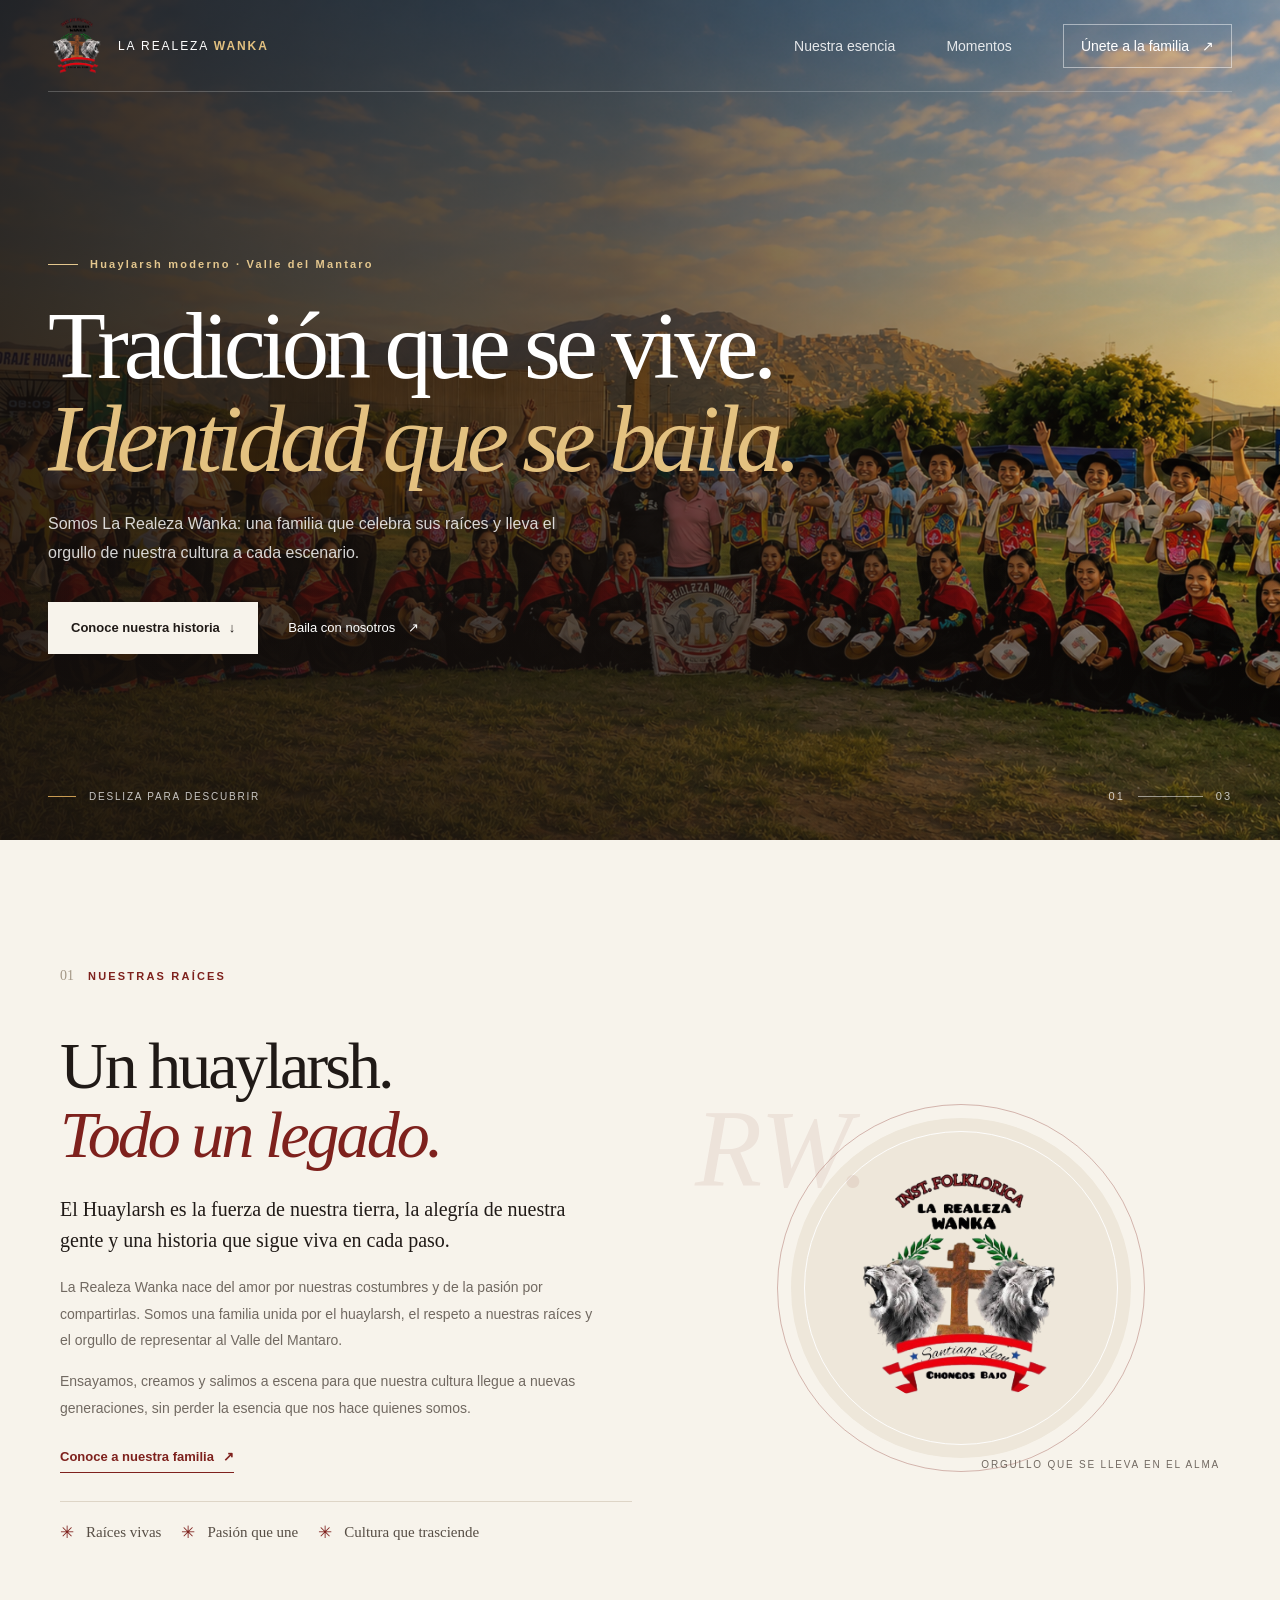
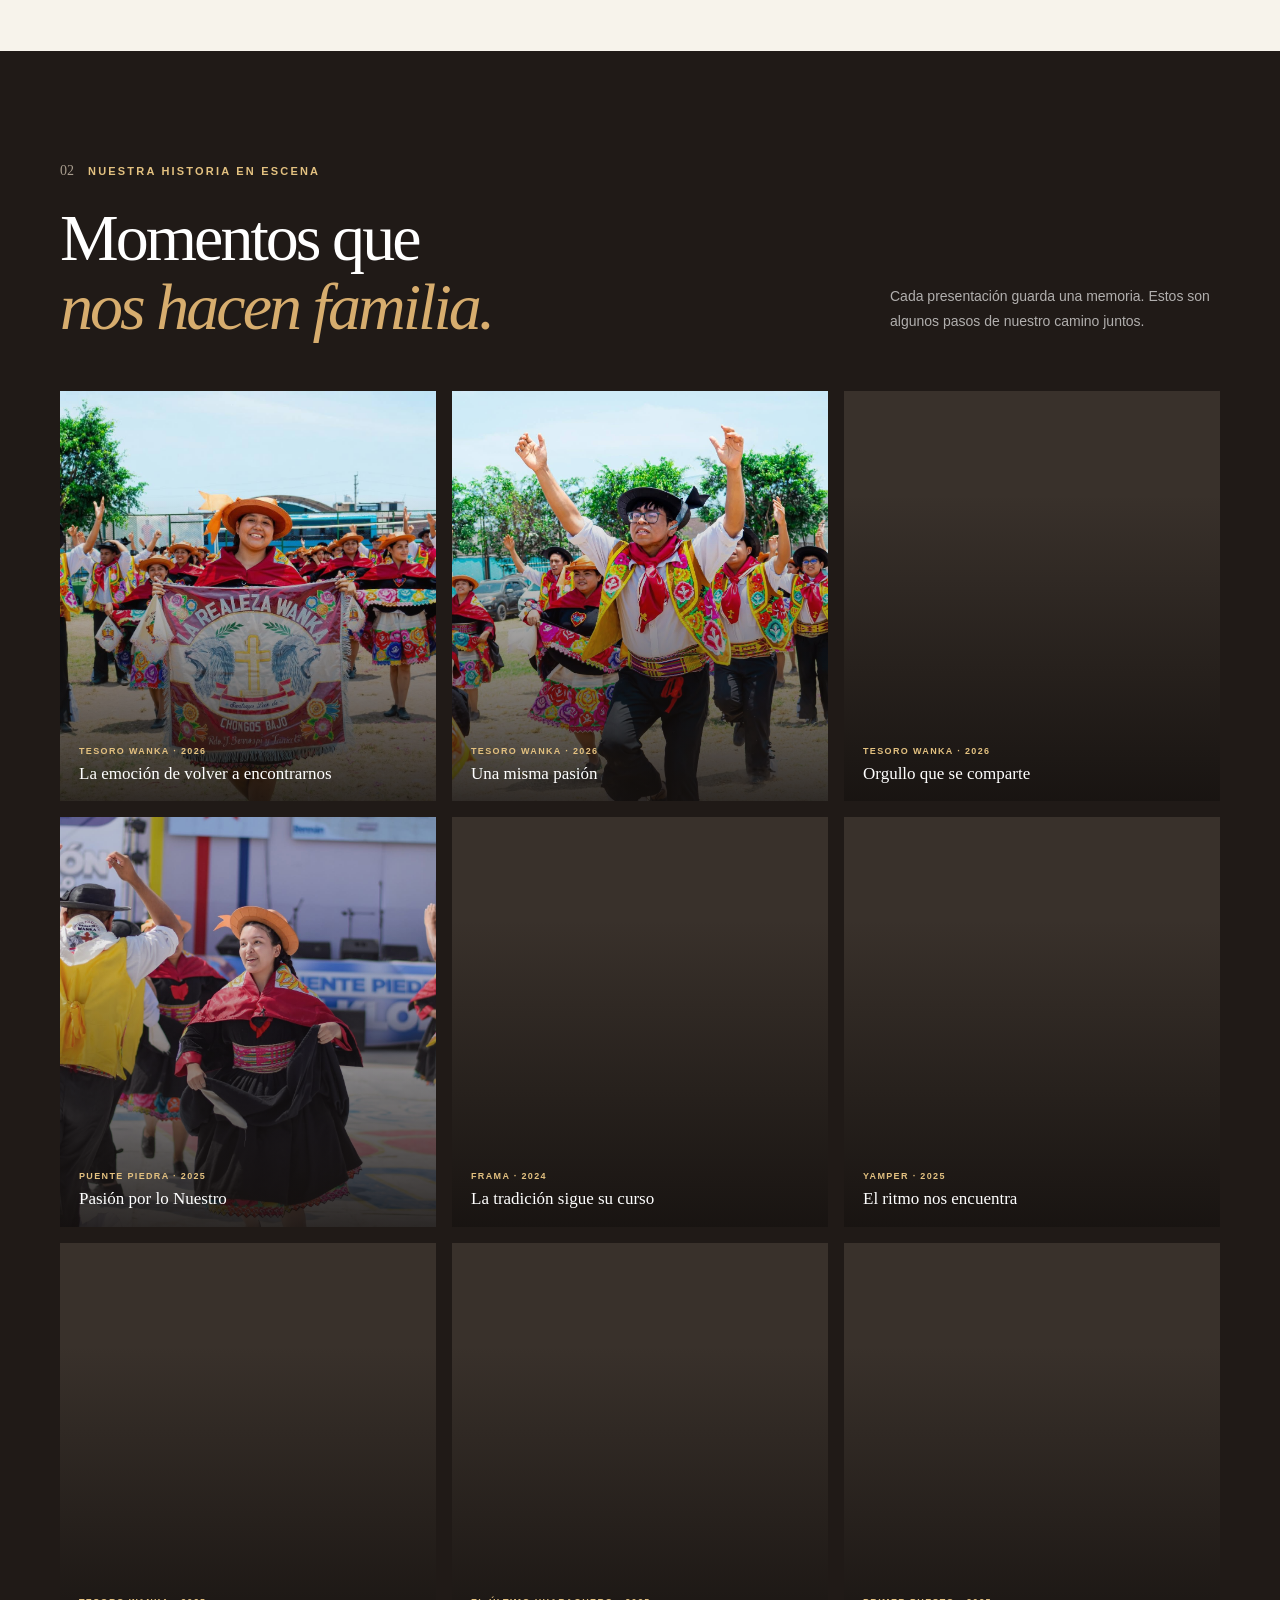
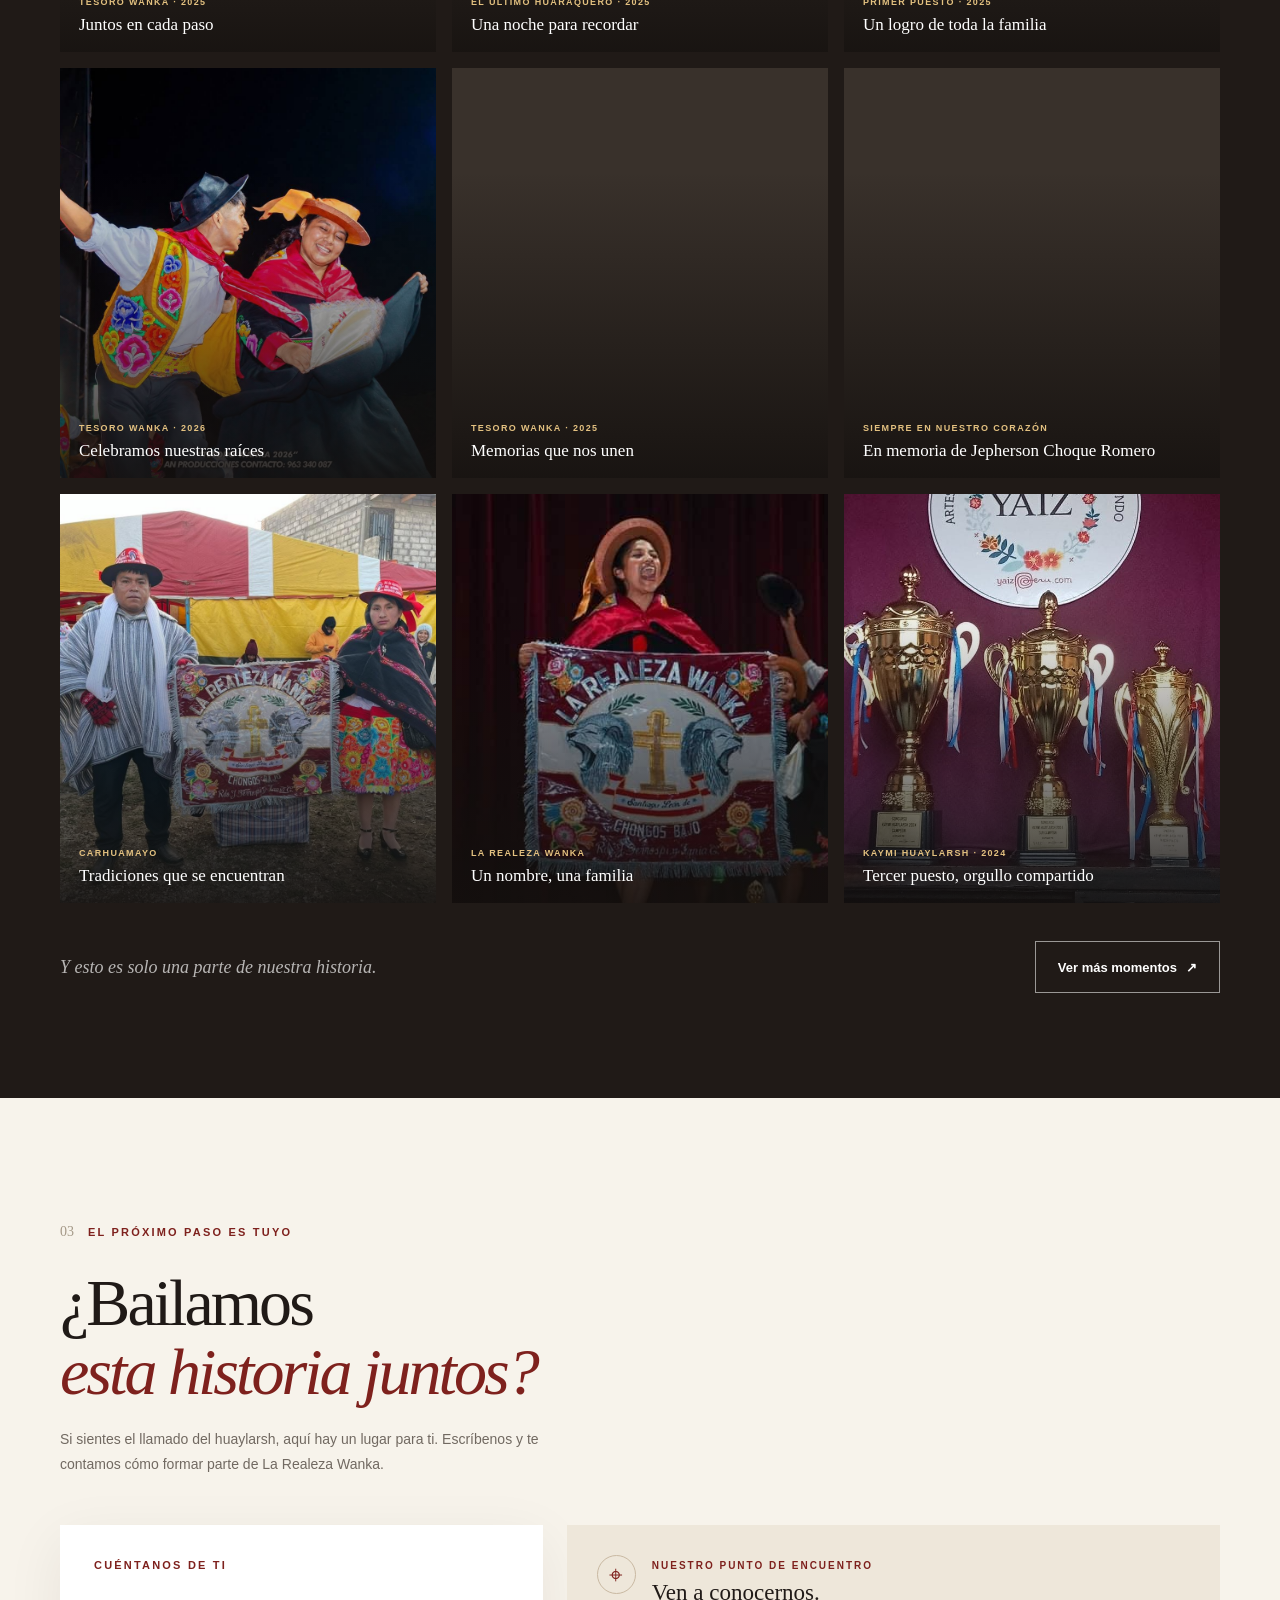
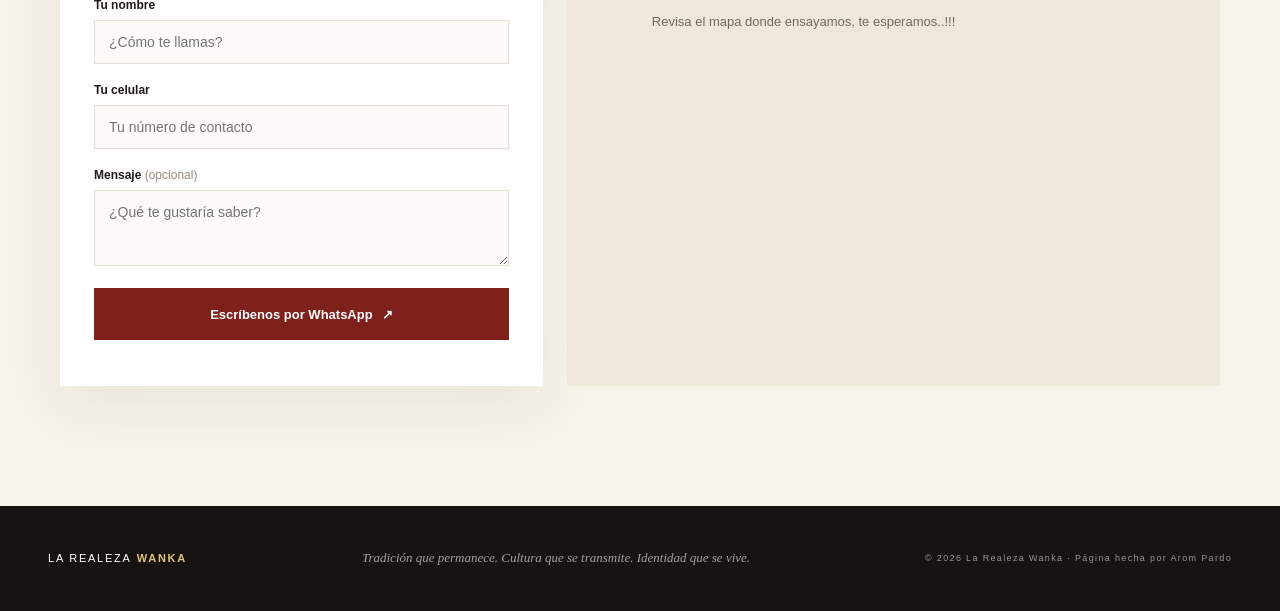
<file: index.html>
<!DOCTYPE html>
<html lang="es">
<head>
    <meta charset="UTF-8">
    <meta name="viewport" content="width=device-width, initial-scale=1.0">
    <meta name="theme-color" content="#201a17">
    <meta name="description" content="La Realeza Wanka celebra y comparte el Huaylarsh Moderno y la identidad del Valle del Mantaro. Conoce nuestra historia y acompáñanos.">
    <title>La Realeza Wanka | Tradición que se vive</title>
    <link rel="icon" type="image/png" href="./imagenes/logo-acercade.png">
    <link rel="stylesheet" href="./css/style.css">
    <script src="./js/script.js" defer></script>
</head>
<body>
    <header class="hero" id="inicio">
        <nav class="site-nav" aria-label="Navegación principal">
            <a class="brand" href="#inicio" aria-label="La Realeza Wanka, inicio">
                <img src="./imagenes/logo-acercade.png" alt="" width="58" height="58">
                <span>LA REALEZA <strong>WANKA</strong></span>
            </a>
            <button class="menu-toggle" type="button" aria-label="Abrir menú" aria-expanded="false" aria-controls="nav-links">
                <span></span><span></span>
            </button>
            <div class="nav-links" id="nav-links">
                <a href="#acercade">Nuestra esencia</a>
                <a href="#galeria">Momentos</a>
                <a class="nav-cta" href="#contacto">Únete a la familia <span aria-hidden="true">↗</span></a>
            </div>
        </nav>

        <div class="hero-content">
            <p class="eyebrow"><span></span> Huaylarsh moderno · Valle del Mantaro</p>
            <h1>Tradición que se vive.<br><em>Identidad que se baila.</em></h1>
            <p class="hero-description">Somos La Realeza Wanka: una familia que celebra sus raíces y lleva el orgullo de nuestra cultura a cada escenario.</p>
            <div class="hero-actions">
                <a class="button button-light" href="#galeria">Conoce nuestra historia <span aria-hidden="true">↓</span></a>
                <a class="text-link" href="#contacto">Baila con nosotros <span aria-hidden="true">↗</span></a>
            </div>
        </div>
        <a class="scroll-cue" href="#acercade"><span></span> DESLIZA PARA DESCUBRIR</a>
        <div class="hero-index" aria-hidden="true">01 <span></span> 03</div>
    </header>

    <main>
        <section class="intro-section section-wrap" id="acercade">
            <div class="section-kicker reveal"><span>01</span> NUESTRAS RAÍCES</div>
            <div class="intro-layout">
                <div class="intro-copy reveal">
                    <h2 class="section-title">Un huaylarsh.<br><em>Todo un legado.</em></h2>
                    <p class="intro-lead">El Huaylarsh es la fuerza de nuestra tierra, la alegría de nuestra gente y una historia que sigue viva en cada paso.</p>
                    <p>La Realeza Wanka nace del amor por nuestras costumbres y de la pasión por compartirlas. Somos una familia unida por el huaylarsh, el respeto a nuestras raíces y el orgullo de representar al Valle del Mantaro.</p>
                    <p>Ensayamos, creamos y salimos a escena para que nuestra cultura llegue a nuevas generaciones, sin perder la esencia que nos hace quienes somos.</p>
                    <a class="underlined-link" href="#contacto">Conoce a nuestra familia <span aria-hidden="true">↗</span></a>
                    <div class="values-row reveal">
                        <div><span class="value-mark">✳</span><span>Raíces vivas</span></div>
                        <div><span class="value-mark">✳</span><span>Pasión que une</span></div>
                        <div><span class="value-mark">✳</span><span>Cultura que trasciende</span></div>
                    </div>
                </div>
                <div class="intro-art reveal">
                    <div class="art-frame">
                        <img src="./imagenes/logo-acercade.png" alt="Emblema de la agrupación La Realeza Wanka" loading="lazy" decoding="async">
                    </div>
                    <span class="art-caption">ORGULLO QUE SE LLEVA EN EL ALMA</span>
                    <span class="art-number" aria-hidden="true">RW.</span>
                </div>
            </div>
        </section>

        <section class="gallery-section" id="galeria">
            <div class="section-wrap">
                <div class="gallery-heading">
                    <div class="reveal">
                        <div class="section-kicker section-kicker-light"><span>02</span> NUESTRA HISTORIA EN ESCENA</div>
                        <h2 class="section-title section-title-light">Momentos que<br><em>nos hacen familia.</em></h2>
                    </div>
                    <p class="gallery-intro reveal">Cada presentación guarda una memoria. Estos son algunos pasos de nuestro camino juntos.</p>
                </div>

                <div class="gallery-grid">
                    <figure class="gallery-card reveal">
                        <img src="./imagenes/foto1.jpg" alt="La agrupación en Tesoro Wanka 2026" loading="lazy" decoding="async">
                        <figcaption><span>TESORO WANKA · 2026</span><strong>La emoción de volver a encontrarnos</strong></figcaption>
                    </figure>
                    <figure class="gallery-card reveal">
                        <img src="./imagenes/foto2.jpg" alt="Presentación de Huaylarsh en Tesoro Wanka 2026" loading="lazy" decoding="async">
                        <figcaption><span>TESORO WANKA · 2026</span><strong>Una misma pasión</strong></figcaption>
                    </figure>
                    <figure class="gallery-card reveal">
                        <img src="./imagenes/foto3.jpg" alt="Integrantes de La Realeza Wanka en escena" loading="lazy" decoding="async">
                        <figcaption><span>TESORO WANKA · 2026</span><strong>Orgullo que se comparte</strong></figcaption>
                    </figure>
                    <figure class="gallery-card reveal">
                        <img src="./imagenes/foto4.jpg" alt="Concurso Pasión por lo Nuestro en Puente Piedra" loading="lazy" decoding="async">
                        <figcaption><span>PUENTE PIEDRA · 2025</span><strong>Pasión por lo Nuestro</strong></figcaption>
                    </figure>
                    <figure class="gallery-card reveal">
                        <img src="./imagenes/foto5.jpg" alt="Presentación de la agrupación en Frama 2024" loading="lazy" decoding="async">
                        <figcaption><span>FRAMA · 2024</span><strong>La tradición sigue su curso</strong></figcaption>
                    </figure>
                    <figure class="gallery-card reveal">
                        <img src="./imagenes/foto6.jpg" alt="La Realeza Wanka en Yamper 2025" loading="lazy" decoding="async">
                        <figcaption><span>YAMPER · 2025</span><strong>El ritmo nos encuentra</strong></figcaption>
                    </figure>
                    <figure class="gallery-card reveal">
                        <img src="./imagenes/foto7.jpg" alt="Encuentro de la agrupación en Tesoro Wanka 2025" loading="lazy" decoding="async">
                        <figcaption><span>TESORO WANKA · 2025</span><strong>Juntos en cada paso</strong></figcaption>
                    </figure>
                    <figure class="gallery-card reveal">
                        <img src="./imagenes/foto8.jpg" alt="Concurso El Último Huaraquero 2025" loading="lazy" decoding="async">
                        <figcaption><span>EL ÚLTIMO HUARAQUERO · 2025</span><strong>Una noche para recordar</strong></figcaption>
                    </figure>
                    <figure class="gallery-card reveal">
                        <img src="./imagenes/foto9.jpg" alt="Celebración del primer puesto en El Último Huaraquero 2025" loading="lazy" decoding="async">
                        <figcaption><span>PRIMER PUESTO · 2025</span><strong>Un logro de toda la familia</strong></figcaption>
                    </figure>
                    <figure class="gallery-card reveal">
                        <img src="./imagenes/foto10.jpg" alt="Presentación en Tesoro Wanka 2026" loading="lazy" decoding="async">
                        <figcaption><span>TESORO WANKA · 2026</span><strong>Celebramos nuestras raíces</strong></figcaption>
                    </figure>
                    <figure class="gallery-card reveal">
                        <img src="./imagenes/foto11.jpg" alt="La agrupación en Tesoro Wanka 2025" loading="lazy" decoding="async">
                        <figcaption><span>TESORO WANKA · 2025</span><strong>Memorias que nos unen</strong></figcaption>
                    </figure>
                    <figure class="gallery-card reveal">
                        <img src="./imagenes/foto12.jpg" alt="Homenaje a nuestro hermano Jepherson Choque Romero" loading="lazy" decoding="async">
                        <figcaption><span>SIEMPRE EN NUESTRO CORAZÓN</span><strong>En memoria de Jepherson Choque Romero</strong></figcaption>
                    </figure>
                    <figure class="gallery-card reveal">
                        <img src="./imagenes/foto13.jpg" alt="Encuentro con los padrinos de Carhuamayo" loading="lazy" decoding="async">
                        <figcaption><span>CARHUAMAYO</span><strong>Tradiciones que se encuentran</strong></figcaption>
                    </figure>
                    <figure class="gallery-card reveal">
                        <img src="./imagenes/foto14.jpg" alt="Banderola de La Realeza Wanka" loading="lazy" decoding="async">
                        <figcaption><span>LA REALEZA WANKA</span><strong>Un nombre, una familia</strong></figcaption>
                    </figure>
                    <figure class="gallery-card reveal">
                        <img src="./imagenes/foto15.jpg" alt="Tercer puesto en Kaymi Huaylarsh 2024" loading="lazy" decoding="async">
                        <figcaption><span>KAYMI HUAYLARSH · 2024</span><strong>Tercer puesto, orgullo compartido</strong></figcaption>
                    </figure>
                </div>
                <div class="gallery-footer reveal">
                    <p>Y esto es solo una parte de nuestra historia.</p>
                    <a class="button button-outline" href="https://drive.google.com/drive/folders/1OzgX-o_WOzMhd_b3kjKVK3kXegK15ReS?usp=sharing" target="_blank" rel="noopener noreferrer">Ver más momentos <span aria-hidden="true">↗</span></a>
                </div>
            </div>
        </section>

        <section class="contact-section section-wrap" id="contacto">
            <div class="contact-heading reveal">
                <div class="section-kicker"><span>03</span> EL PRÓXIMO PASO ES TUYO</div>
                <h2 class="section-title">¿Bailamos<br><em>esta historia juntos?</em></h2>
                <p>Si sientes el llamado del huaylarsh, aquí hay un lugar para ti. Escríbenos y te contamos cómo formar parte de La Realeza Wanka.</p>
            </div>
            <div class="contact-layout">
                <form class="contact-card reveal" id="formContacto">
                    <p class="form-eyebrow">CUÉNTANOS DE TI</p>
                    <label for="nombre">Tu nombre</label>
                    <input type="text" id="nombre" name="nombre" placeholder="¿Cómo te llamas?" autocomplete="name" required>
                    <label for="celular">Tu celular</label>
                    <input type="tel" id="celular" name="celular" placeholder="Tu número de contacto" autocomplete="tel" required>
                    <label for="mensaje">Mensaje <span>(opcional)</span></label>
                    <textarea id="mensaje" name="mensaje" placeholder="¿Qué te gustaría saber?" rows="3"></textarea>
                    <button class="button button-dark" type="submit">Escríbenos por WhatsApp <span aria-hidden="true">↗</span></button>
                </form>
                <div class="map-card reveal">
                    <div class="map-copy">
                        <span class="map-pin" aria-hidden="true">⌖</span>
                        <div><span class="form-eyebrow">NUESTRO PUNTO DE ENCUENTRO</span><h3>Ven a conocernos.</h3><p>Revisa el mapa donde ensayamos, te esperamos..!!!</p></div>
                    </div>
                    <iframe title="Mapa de ubicación para los ensayos de La Realeza Wanka" src="https://www.google.com/maps/embed?pb=!1m18!1m12!1m3!1d3903.70394180817!2d-77.04803387405276!3d-11.925679939659853!2m3!1f0!2f0!3f0!3m2!1i1024!2i768!4f13.1!3m3!1m2!1s0x9105d0489eaea087%3A0xa12d63b10d369171!2s3XF4%2BJ2J%2C%20Comas%2015313!5e0!3m2!1ses!2spe!4v1788563130998!5m2!1ses!2spe" allowfullscreen loading="lazy" referrerpolicy="strict-origin-when-cross-origin"></iframe>
                </div>
            </div>
        </section>
    </main>

    <footer class="site-footer">
        <a class="footer-brand" href="#inicio">LA REALEZA <strong>WANKA</strong></a>
        <p>Tradición que permanece. Cultura que se transmite. Identidad que se vive.</p>
        <span>© 2026 La Realeza Wanka · Página hecha por Arom Pardo</span>
    </footer>
</body>
</html>
</file>
<file: css/style.css>
:root {
    color-scheme: light;
    --ink: #201a17;
    --paper: #f7f3eb;
    --paper-deep: #eee7da;
    --red: #7e211d;
    --red-dark: #501714;
    --gold: #c99b52;
    --muted: #716961;
    --serif: "Iowan Old Style", "Palatino Linotype", "Book Antiqua", Georgia, serif;
    --sans: "Avenir Next", Avenir, "Segoe UI", sans-serif;
}

* {
    box-sizing: border-box;
}

html {
    scroll-behavior: smooth;
    scroll-padding-top: 84px;
}

body {
    margin: 0;
    background: var(--paper);
    color: var(--ink);
    font-family: var(--sans);
    -webkit-font-smoothing: antialiased;
}

body, button, input, textarea {
    font-family: var(--sans);
}

::selection {
    color: white;
    background: var(--red);
}

a {
    color: inherit;
}

.hero {
    position: relative;
    display: flex;
    min-height: min(840px, 100svh);
    flex-direction: column;
    overflow: hidden;
    isolation: isolate;
    color: white;
    background: #312a24 url("../imagenes/fondo-header.png") center 48% / cover no-repeat;
}

.hero::before,
.hero::after {
    position: absolute;
    z-index: -1;
    inset: 0;
    content: "";
}

.hero::before {
    background: linear-gradient(90deg, rgba(20, 15, 13, .86) 0%, rgba(24, 18, 15, .66) 48%, rgba(25, 20, 17, .16) 100%);
}

.hero::after {
    background: linear-gradient(0deg, rgba(22, 16, 13, .5), transparent 35%);
}

.site-nav {
    position: relative;
    z-index: 3;
    display: flex;
    width: min(1320px, calc(100% - 96px));
    min-height: 92px;
    align-items: center;
    justify-content: space-between;
    margin: 0 auto;
    border-bottom: 1px solid rgba(255, 255, 255, .22);
}

.brand,
.footer-brand {
    display: inline-flex;
    align-items: center;
    gap: 12px;
    color: white;
    font-size: 12px;
    font-weight: 500;
    letter-spacing: .16em;
    text-decoration: none;
}

.brand img {
    width: 58px;
    height: 58px;
    object-fit: contain;
}

.brand strong,
.footer-brand strong {
    color: #e3c180;
    font-weight: 700;
}

.nav-links {
    display: flex;
    align-items: center;
    gap: clamp(24px, 4vw, 58px);
}

.nav-links a {
    color: rgba(255, 255, 255, .86);
    font-size: 14px;
    text-decoration: none;
    transition: color .25s ease;
}

.nav-links a:hover,
.nav-links a:focus-visible {
    color: #e3c180;
}

.nav-links .nav-cta {
    padding: 13px 17px;
    border: 1px solid rgba(255, 255, 255, .48);
    color: white;
    transition: background .25s ease, color .25s ease, border-color .25s ease;
}

.nav-links .nav-cta:hover,
.nav-links .nav-cta:focus-visible {
    border-color: white;
    background: white;
    color: var(--ink);
}

.nav-cta span,
.button span,
.text-link span,
.underlined-link span {
    display: inline-block;
    margin-left: 9px;
    transition: transform .25s ease;
}

.nav-cta:hover span,
.button:hover span,
.text-link:hover span,
.underlined-link:hover span {
    transform: translate(3px, -2px);
}

.menu-toggle {
    display: none;
}

.hero-content {
    width: min(1320px, calc(100% - 96px));
    margin: auto;
    padding: 105px 0 125px;
    animation: hero-arrive .9s cubic-bezier(.2, .7, .2, 1) both;
}

.eyebrow,
.section-kicker,
.form-eyebrow {
    margin: 0;
    font-size: 11px;
    font-weight: 700;
    letter-spacing: .2em;
}

.eyebrow {
    display: flex;
    align-items: center;
    gap: 12px;
    color: #e4c78e;
}

.eyebrow span {
    width: 30px;
    height: 1px;
    background: #e4c78e;
}

.hero h1 {
    max-width: 860px;
    margin: 30px 0 24px;
    font-family: var(--serif);
    font-size: clamp(54px, 7.4vw, 102px);
    font-weight: 400;
    letter-spacing: -.055em;
    line-height: .98;
}

.hero h1 em,
.section-title em {
    color: #e3c180;
    font-weight: 400;
}

.hero-description {
    max-width: 520px;
    margin: 0;
    color: rgba(255, 255, 255, .82);
    font-size: 16px;
    line-height: 1.8;
}

.hero-actions {
    display: flex;
    align-items: center;
    gap: 30px;
    margin-top: 34px;
}

.button {
    display: inline-flex;
    min-height: 52px;
    align-items: center;
    justify-content: center;
    padding: 0 22px;
    border: 1px solid transparent;
    font-size: 13px;
    font-weight: 650;
    text-decoration: none;
    transition: transform .25s ease, background .25s ease, color .25s ease, border-color .25s ease;
}

.button:hover {
    transform: translateY(-2px);
}

.button-light {
    background: var(--paper);
    color: var(--ink);
}

.button-light:hover {
    background: white;
}

.text-link {
    color: white;
    font-size: 13px;
    text-decoration: none;
}

.scroll-cue {
    position: absolute;
    bottom: 38px;
    left: max(48px, calc((100% - 1320px) / 2));
    display: inline-flex;
    align-items: center;
    gap: 13px;
    color: rgba(255, 255, 255, .75);
    font-size: 10px;
    letter-spacing: .18em;
    text-decoration: none;
}

.scroll-cue span {
    width: 28px;
    height: 1px;
    background: var(--gold);
}

.hero-index {
    position: absolute;
    right: max(48px, calc((100% - 1320px) / 2));
    bottom: 38px;
    display: flex;
    align-items: center;
    gap: 13px;
    color: rgba(255, 255, 255, .72);
    font-size: 11px;
    letter-spacing: .18em;
}

.hero-index span {
    width: 65px;
    height: 1px;
    background: rgba(255, 255, 255, .5);
}

.section-wrap {
    width: min(1160px, calc(100% - 96px));
    margin: 0 auto;
}

.intro-section {
    padding-top: 128px;
    padding-bottom: 108px;
}

.section-kicker {
    display: flex;
    align-items: center;
    gap: 14px;
    color: var(--red);
}

.section-kicker span {
    color: #a49887;
    font-family: var(--serif);
    font-size: 14px;
    font-weight: 400;
    letter-spacing: 0;
}

.intro-layout {
    display: grid;
    grid-template-columns: 1.05fr .95fr;
    align-items: center;
    gap: 6%;
    margin-top: 48px;
}

.section-title {
    margin: 0;
    font-family: var(--serif);
    font-size: clamp(42px, 5.2vw, 66px);
    font-weight: 400;
    letter-spacing: -.045em;
    line-height: 1.04;
}

.section-title em {
    color: var(--red);
}

.intro-copy > p:not(.intro-lead) {
    max-width: 535px;
    color: var(--muted);
    font-size: 14px;
    line-height: 1.9;
}

.intro-lead {
    max-width: 510px;
    margin: 25px 0 18px;
    color: var(--ink);
    font-family: var(--serif);
    font-size: 20px;
    line-height: 1.55;
}

.underlined-link {
    display: inline-flex;
    align-items: center;
    margin-top: 14px;
    padding-bottom: 8px;
    border-bottom: 1px solid var(--red);
    color: var(--red);
    font-size: 13px;
    font-weight: 650;
    text-decoration: none;
}

.intro-art {
    position: relative;
    display: grid;
    min-height: 420px;
    place-items: center;
}

.art-frame {
    position: relative;
    display: grid;
    width: min(340px, 82%);
    aspect-ratio: 1;
    place-items: center;
    border-radius: 50%;
    background: var(--paper-deep);
}

.art-frame::before,
.art-frame::after {
    position: absolute;
    border: 1px solid rgba(126, 33, 29, .3);
    border-radius: 50%;
    content: "";
}

.art-frame::before {
    inset: -14px;
}

.art-frame::after {
    inset: 13px;
    border-color: rgba(255, 255, 255, .9);
}

.art-frame img {
    width: 70%;
    height: 70%;
    border-radius: 50%;
    object-fit: contain;
}

.art-caption {
    position: absolute;
    right: 0;
    bottom: 28px;
    color: var(--muted);
    font-size: 10px;
    letter-spacing: .18em;
}

.art-number {
    position: absolute;
    top: 8px;
    left: -7px;
    color: rgba(126, 33, 29, .08);
    font-family: var(--serif);
    font-size: 110px;
    font-style: italic;
}

.values-row {
    display: flex;
    flex-wrap: wrap;
    justify-content: flex-start;
    gap: 12px 20px;
    margin-top: 28px;
    padding-top: 20px;
    border-top: 1px solid #ded5c7;
}

.values-row div {
    display: flex;
    align-items: center;
    gap: 12px;
    color: #574e45;
    font-family: var(--serif);
    font-size: 15px;
}

.value-mark {
    color: var(--red);
    font-family: var(--sans);
    font-size: 17px;
}

.gallery-section {
    padding: 112px 0 105px;
    background: var(--ink);
    color: white;
}

.gallery-heading {
    display: flex;
    align-items: end;
    justify-content: space-between;
    gap: 35px;
    margin-bottom: 50px;
}

.section-kicker-light {
    margin-bottom: 25px;
    color: #e3c180;
}

.section-kicker-light span {
    color: #a89d8e;
}

.section-title-light em {
    color: #d7ad6e;
}

.gallery-intro {
    max-width: 330px;
    margin: 0 0 7px;
    color: rgba(255, 255, 255, .65);
    font-size: 14px;
    line-height: 1.8;
}

.gallery-grid {
    display: grid;
    grid-template-columns: repeat(3, minmax(0, 1fr));
    grid-auto-rows: clamp(340px, 32vw, 410px);
    gap: 16px;
}

.gallery-card {
    position: relative;
    min-width: 0;
    margin: 0;
    overflow: hidden;
    background: #39312b;
}

.gallery-card img {
    width: 100%;
    height: 100%;
    object-fit: cover;
    object-position: center 28%;
    transition: transform .75s cubic-bezier(.2, .65, .25, 1), filter .5s ease;
}

.gallery-card::after {
    position: absolute;
    inset: 25% 0 0;
    background: linear-gradient(0deg, rgba(20, 16, 14, .88), transparent);
    content: "";
    pointer-events: none;
}

.gallery-card figcaption {
    position: absolute;
    z-index: 1;
    right: 19px;
    bottom: 17px;
    left: 19px;
}

.gallery-card figcaption span {
    display: block;
    margin-bottom: 7px;
    color: #e3c180;
    font-size: 9px;
    font-weight: 700;
    letter-spacing: .15em;
}

.gallery-card figcaption strong {
    display: block;
    color: white;
    font-family: var(--serif);
    font-size: 17px;
    font-weight: 400;
    line-height: 1.25;
}

.gallery-card:hover img {
    transform: scale(1.055);
    filter: saturate(1.12);
}

.gallery-footer {
    display: flex;
    align-items: center;
    justify-content: space-between;
    gap: 25px;
    margin-top: 38px;
}

.gallery-footer p {
    margin: 0;
    color: rgba(255, 255, 255, .68);
    font-family: var(--serif);
    font-size: 18px;
    font-style: italic;
}

.button-outline {
    border-color: rgba(255, 255, 255, .55);
    color: white;
}

.button-outline:hover {
    background: white;
    color: var(--ink);
}

.contact-section {
    padding-top: 126px;
    padding-bottom: 120px;
}

.contact-heading {
    max-width: 730px;
    margin-bottom: 48px;
}

.contact-heading .section-title {
    margin-top: 29px;
}

.contact-heading > p {
    max-width: 540px;
    margin: 20px 0 0;
    color: var(--muted);
    font-size: 14px;
    line-height: 1.8;
}

.contact-layout {
    display: grid;
    grid-template-columns: .85fr 1.15fr;
    gap: 24px;
}

.contact-card {
    display: flex;
    flex-direction: column;
    padding: 34px;
    background: white;
    box-shadow: 0 16px 55px rgba(48, 34, 20, .07);
}

.contact-card .form-eyebrow {
    margin-bottom: 27px;
    color: var(--red);
}

.contact-card label {
    margin: 0 0 8px;
    font-size: 12px;
    font-weight: 650;
}

.contact-card label span {
    color: #948a80;
    font-weight: 400;
}

.contact-card input,
.contact-card textarea {
    width: 100%;
    margin-bottom: 19px;
    padding: 13px 14px;
    border: 1px solid #e3ddd3;
    border-radius: 0;
    outline: none;
    background: #fcfbf8;
    color: var(--ink);
    font-size: 14px;
    transition: border-color .2s ease, box-shadow .2s ease;
}

.contact-card input:focus,
.contact-card textarea:focus {
    border-color: var(--red);
    box-shadow: 0 0 0 3px rgba(126, 33, 29, .08);
}

.contact-card textarea {
    resize: vertical;
}

.button-dark {
    width: 100%;
    margin-top: 3px;
    background: var(--red);
    color: white;
    cursor: pointer;
}

.button-dark:hover {
    background: var(--red-dark);
}

.map-card {
    display: flex;
    min-height: 100%;
    flex-direction: column;
    padding: 30px;
    background: var(--paper-deep);
}

.map-copy {
    display: flex;
    gap: 16px;
    padding-bottom: 23px;
}

.map-pin {
    display: grid;
    width: 39px;
    height: 39px;
    flex: 0 0 39px;
    place-items: center;
    border: 1px solid #c9b9a2;
    border-radius: 50%;
    color: var(--red);
    font-size: 24px;
}

.map-copy .form-eyebrow {
    color: var(--red);
    font-size: 10px;
}

.map-copy h3 {
    margin: 7px 0 5px;
    font-family: var(--serif);
    font-size: 23px;
    font-weight: 400;
}

.map-copy p {
    max-width: 410px;
    margin: 0;
    color: var(--muted);
    font-size: 13px;
    line-height: 1.65;
}

.map-card iframe {
    width: 100%;
    min-height: 300px;
    flex: 1;
    border: 0;
    filter: saturate(.72) contrast(.96);
}

.site-footer {
    display: flex;
    min-height: 105px;
    align-items: center;
    justify-content: space-between;
    gap: 20px;
    padding: 25px max(48px, calc((100% - 1320px) / 2));
    background: #171310;
    color: white;
}

.footer-brand {
    gap: 5px;
    font-size: 11px;
}

.site-footer p {
    margin: 0;
    color: rgba(255, 255, 255, .6);
    font-family: var(--serif);
    font-size: 13px;
    font-style: italic;
}

.site-footer > span {
    color: rgba(255, 255, 255, .55);
    font-size: 9px;
    letter-spacing: .15em;
}

.reveal {
    opacity: 0;
    transform: translateY(22px);
    transition: opacity .7s ease, transform .7s cubic-bezier(.2, .65, .25, 1);
}

.reveal.is-visible {
    opacity: 1;
    transform: translateY(0);
}

@keyframes hero-arrive {
    from {
        opacity: 0;
        transform: translateY(22px);
    }

    to {
        opacity: 1;
        transform: translateY(0);
    }
}

@media (min-width: 1500px) {
    .gallery-grid {
        grid-auto-rows: 285px;
    }
}

@media (max-width: 900px) {
    .site-nav,
    .hero-content {
        width: calc(100% - 56px);
    }

    .section-wrap {
        width: calc(100% - 56px);
    }

    .hero {
        min-height: 760px;
        background-position: 58% center;
    }

    .hero::before {
        background: linear-gradient(90deg, rgba(20, 15, 13, .83), rgba(24, 18, 15, .52) 70%, rgba(25, 20, 17, .25));
    }

    .scroll-cue {
        left: 28px;
    }

    .hero-index {
        right: 28px;
    }

    .intro-section,
    .contact-section {
        padding-top: 95px;
        padding-bottom: 90px;
    }

    .gallery-section {
        padding: 90px 0;
    }

    .intro-layout {
        gap: 5%;
    }

    .intro-art {
        min-height: 350px;
    }

    .gallery-grid {
        grid-template-columns: repeat(3, minmax(0, 1fr));
        grid-auto-rows: 340px;
    }

    .contact-layout {
        grid-template-columns: 1fr 1fr;
    }

    .contact-card,
    .map-card {
        padding: 25px;
    }

    .site-footer {
        padding-right: 28px;
        padding-left: 28px;
    }
}

@media (max-width: 640px) {
    html {
        scroll-padding-top: 72px;
    }

    .hero {
        min-height: 760px;
        min-height: 100svh;
        background-position: 57% center;
    }

    .hero::before {
        background: linear-gradient(90deg, rgba(20, 15, 13, .82), rgba(24, 18, 15, .61));
    }

    .site-nav {
        width: calc(100% - 40px);
        min-height: 76px;
    }

    .brand {
        gap: 9px;
        font-size: 11px;
    }

    .brand img {
        width: 48px;
        height: 48px;
    }

    .menu-toggle {
        display: flex;
        width: 43px;
        height: 43px;
        flex-direction: column;
        align-items: center;
        justify-content: center;
        gap: 6px;
        border: 1px solid rgba(255, 255, 255, .45);
        background: transparent;
        cursor: pointer;
    }

    .menu-toggle span {
        width: 17px;
        height: 1px;
        background: white;
        transition: transform .2s ease;
    }

    .menu-toggle[aria-expanded="true"] span:first-child {
        transform: translateY(3.5px) rotate(45deg);
    }

    .menu-toggle[aria-expanded="true"] span:last-child {
        transform: translateY(-3.5px) rotate(-45deg);
    }

    .nav-links {
        position: absolute;
        top: calc(100% + 1px);
        right: 0;
        left: 0;
        display: none;
        align-items: stretch;
        gap: 0;
        padding: 8px 18px 17px;
        border: 1px solid rgba(255, 255, 255, .18);
        border-top: 0;
        background: rgba(31, 24, 20, .97);
    }

    .nav-links.is-open {
        display: flex;
        flex-direction: column;
    }

    .nav-links a {
        padding: 14px 3px;
    }

    .nav-links .nav-cta {
        margin-top: 7px;
        padding: 13px;
        text-align: center;
    }

    .hero-content {
        width: calc(100% - 40px);
        padding: 100px 0 125px;
    }

    .eyebrow {
        font-size: 9px;
        letter-spacing: .16em;
    }

    .hero h1 {
        margin: 24px 0 19px;
        font-size: clamp(49px, 13vw, 68px);
    }

    .hero-description {
        max-width: 430px;
        font-size: 14px;
        line-height: 1.75;
    }

    .hero-actions {
        align-items: flex-start;
        flex-direction: column;
        gap: 20px;
        margin-top: 27px;
    }

    .button {
        min-height: 49px;
    }

    .scroll-cue {
        bottom: 26px;
        left: 20px;
        font-size: 9px;
    }

    .hero-index {
        right: 20px;
        bottom: 26px;
        gap: 8px;
        font-size: 10px;
    }

    .hero-index span {
        width: 30px;
    }

    .section-wrap {
        width: calc(100% - 40px);
    }

    .intro-section,
    .contact-section {
        padding-top: 76px;
        padding-bottom: 72px;
    }

    .intro-layout {
        grid-template-columns: 1fr;
        gap: 22px;
        margin-top: 34px;
    }

    .section-title {
        font-size: clamp(43px, 11vw, 58px);
    }

    .intro-lead {
        font-size: 18px;
    }

    .intro-copy > p:not(.intro-lead) {
        font-size: 14px;
    }

    .intro-art {
        min-height: 320px;
    }

    .art-frame {
        width: min(270px, 75%);
    }

    .art-caption {
        right: 4px;
        bottom: 12px;
        font-size: 10px;
    }

    .art-number {
        top: 14px;
        left: 2px;
        font-size: 80px;
    }

    .values-row {
        align-items: flex-start;
        flex-direction: column;
        gap: 14px;
        margin-top: 22px;
        padding-top: 18px;
    }

    .values-row div {
        font-size: 14px;
    }

    .gallery-section {
        padding: 76px 0;
    }

    .gallery-heading {
        align-items: flex-start;
        flex-direction: column;
        gap: 20px;
        margin-bottom: 31px;
    }

    .section-kicker {
        font-size: 9px;
        letter-spacing: .16em;
    }

    .gallery-intro {
        max-width: 380px;
        font-size: 14px;
    }

    .gallery-grid {
        grid-template-columns: repeat(2, minmax(0, 1fr));
        grid-auto-rows: 230px;
        gap: 10px;
    }

    .gallery-card figcaption {
        right: 11px;
        bottom: 12px;
        left: 11px;
    }

    .gallery-card figcaption span {
        margin-bottom: 5px;
        font-size: 8px;
        letter-spacing: .1em;
    }

    .gallery-card figcaption strong {
        font-size: 14px;
    }

    .gallery-footer {
        align-items: flex-start;
        flex-direction: column;
        gap: 18px;
        margin-top: 26px;
    }

    .gallery-footer p {
        font-size: 16px;
    }

    .contact-heading {
        margin-bottom: 31px;
    }

    .contact-heading .section-title {
        margin-top: 23px;
    }

    .contact-heading > p {
        font-size: 14px;
    }

    .contact-layout {
        grid-template-columns: 1fr;
        gap: 14px;
    }

    .contact-card,
    .map-card {
        padding: 24px 20px;
    }

    .map-card iframe {
        min-height: 260px;
    }

    .site-footer {
        align-items: flex-start;
        flex-direction: column;
        gap: 13px;
        padding: 26px 20px;
    }
}

@media (prefers-reduced-motion: reduce) {
    *,
    *::before,
    *::after {
        scroll-behavior: auto !important;
        animation-duration: .01ms !important;
        animation-iteration-count: 1 !important;
        transition-duration: .01ms !important;
    }

    .reveal {
        opacity: 1;
        transform: none;
    }
}
</file>
